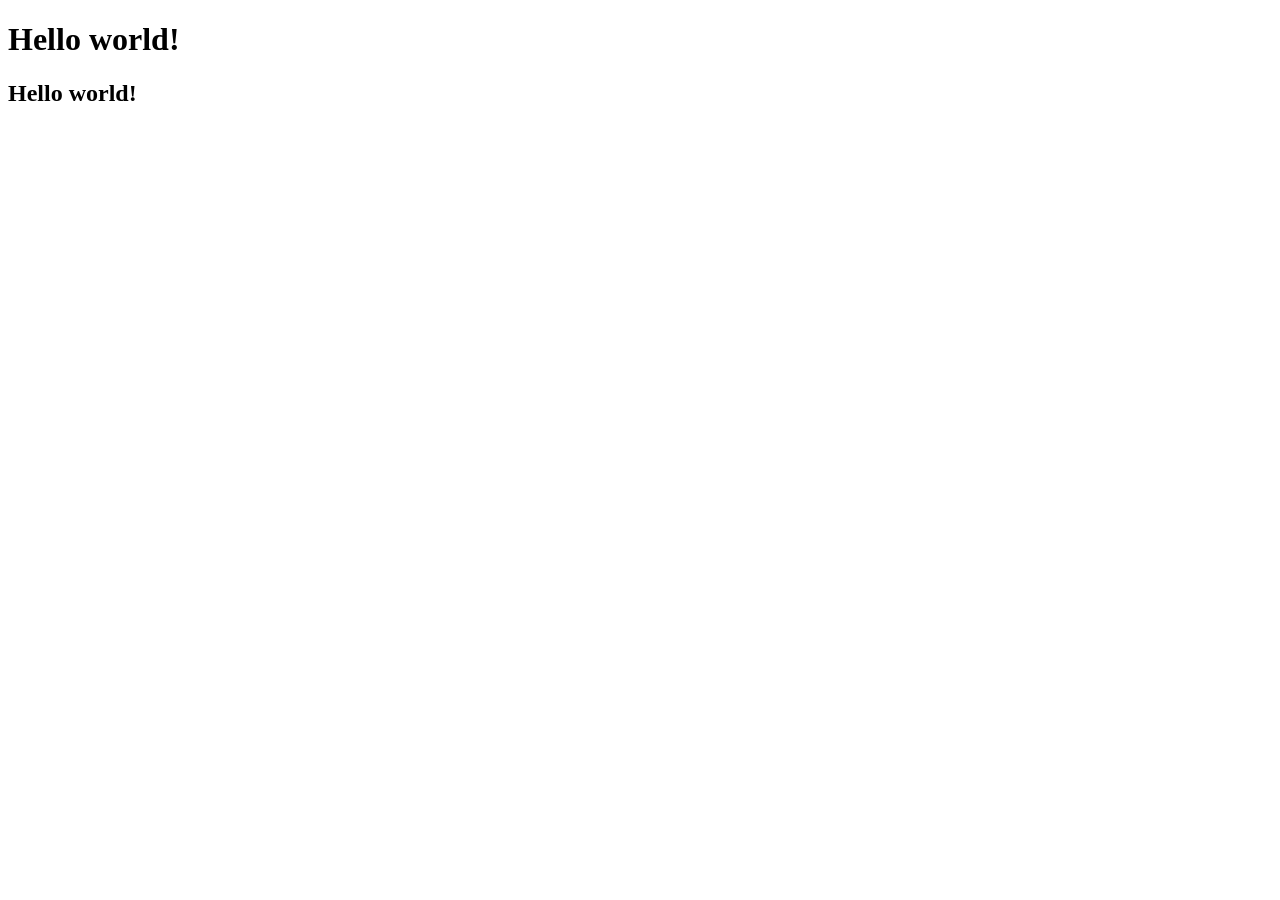
<file: index.html>
<!DOCTYPE html>
<html>

   <head>
      <meta charset="utf-8">
      <meta http-equiv="X-UA-Compatible" content="IE=edge">
      <title>Welcome to Mt git</title>
      <meta name="description" content="Brackets에 대한 대화식 시작 안내서입니다"
      <link rel="stylesheet" href="main.css">
   </head>
   <body>

       <h1> Hello world! </h1>
       <h2> Hello world! </b2>

    </body>    
</html>
</file>
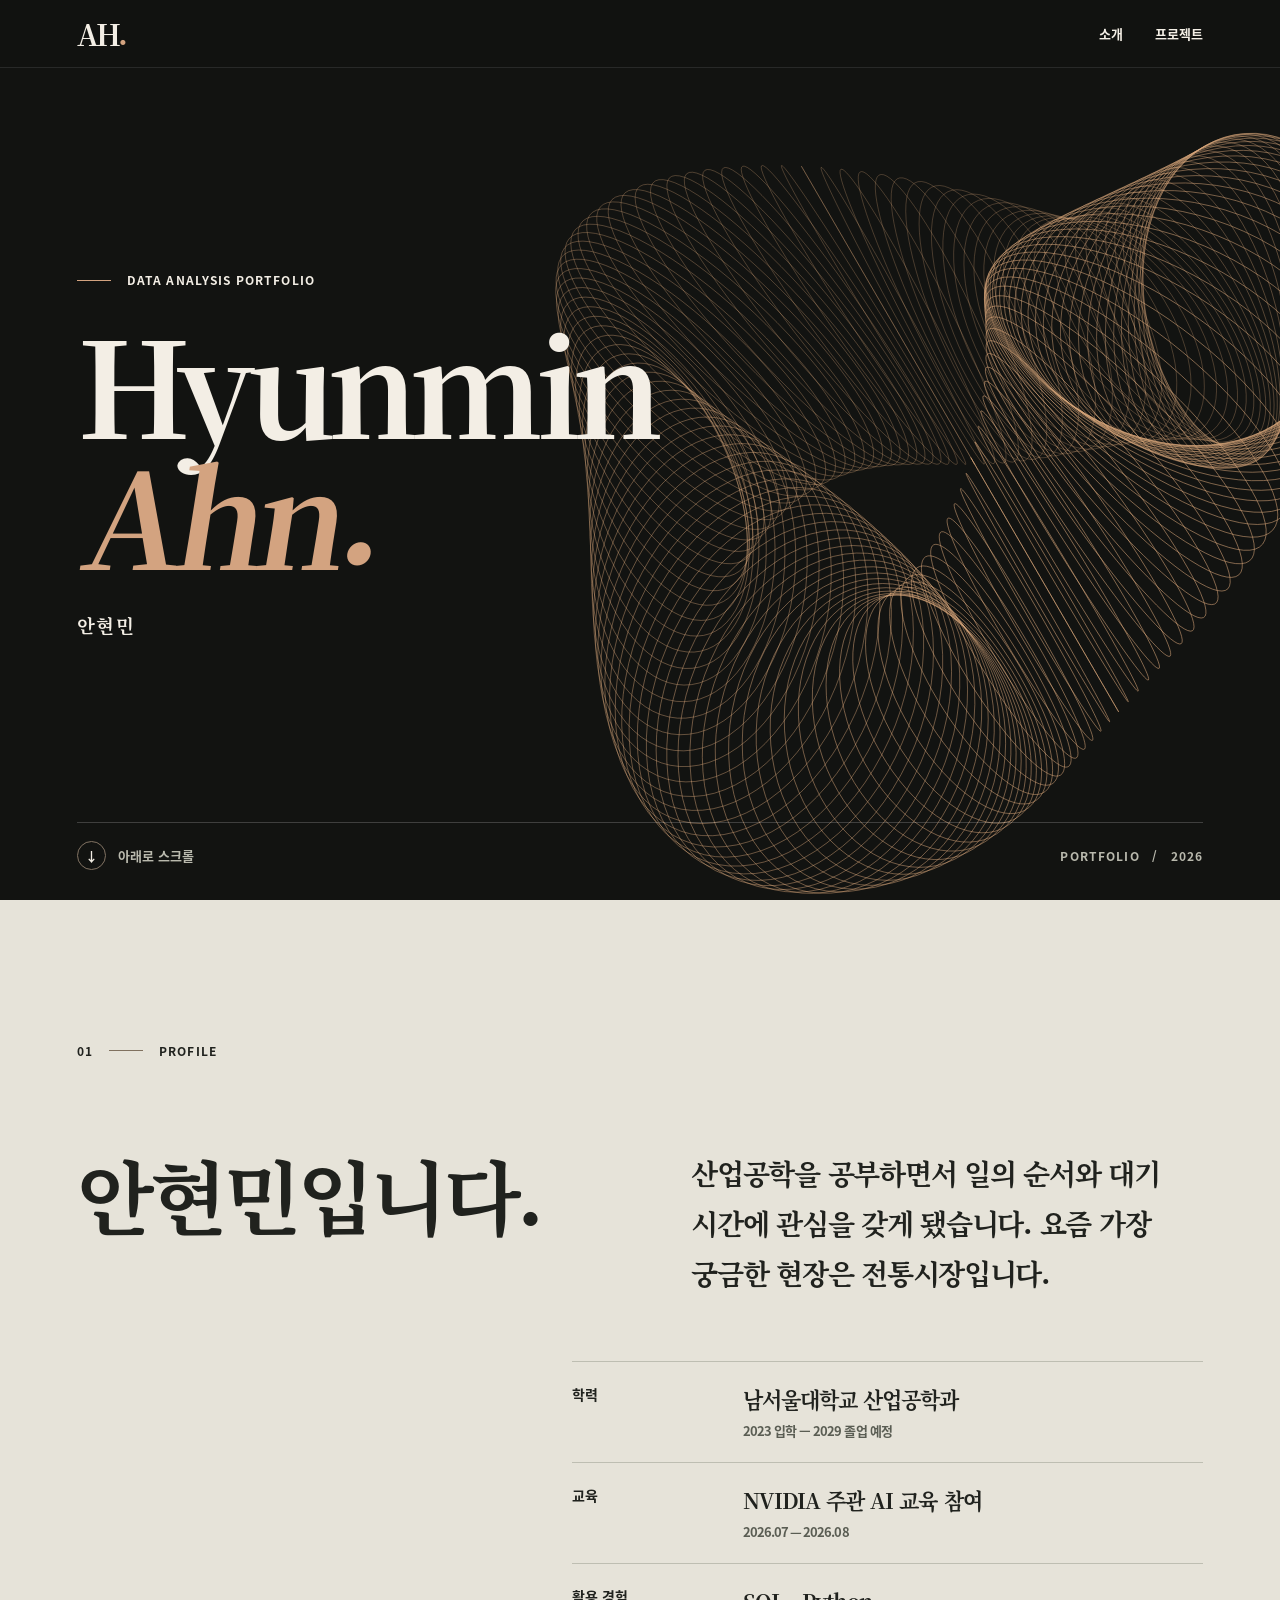
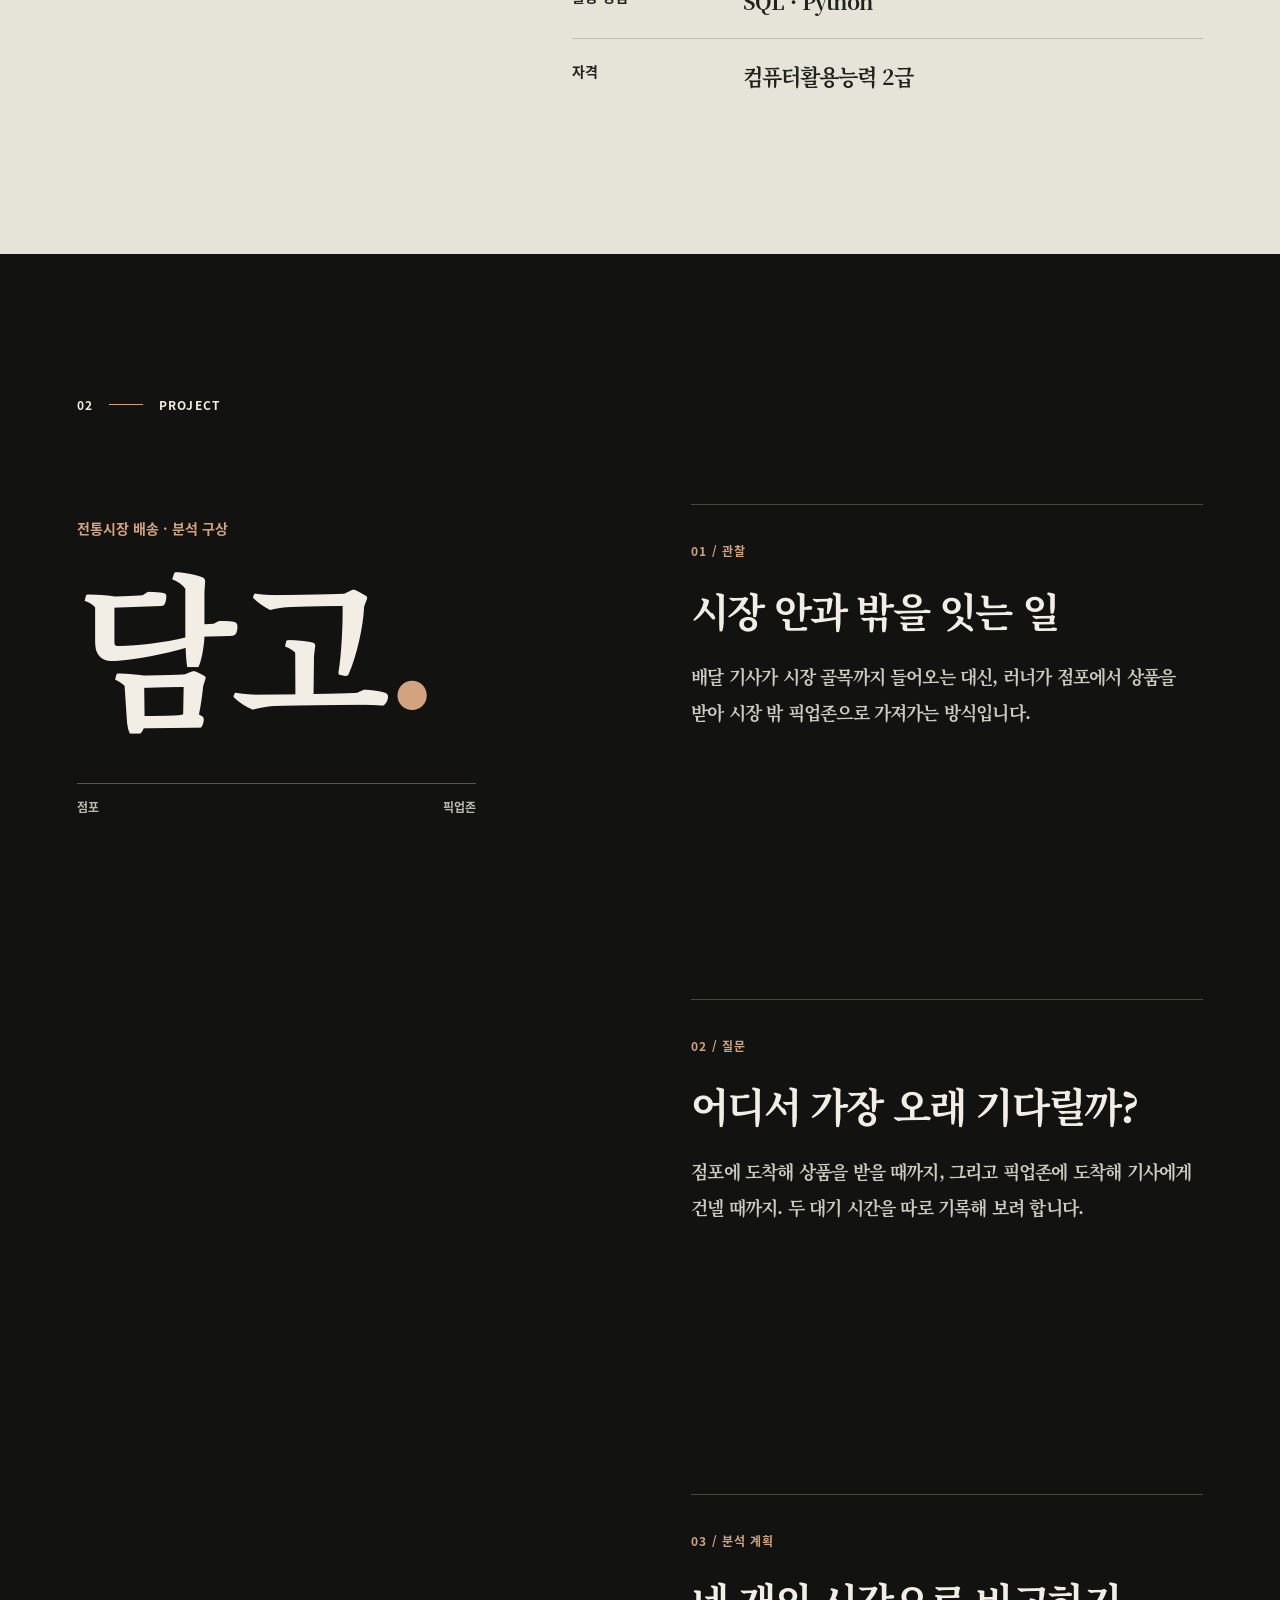
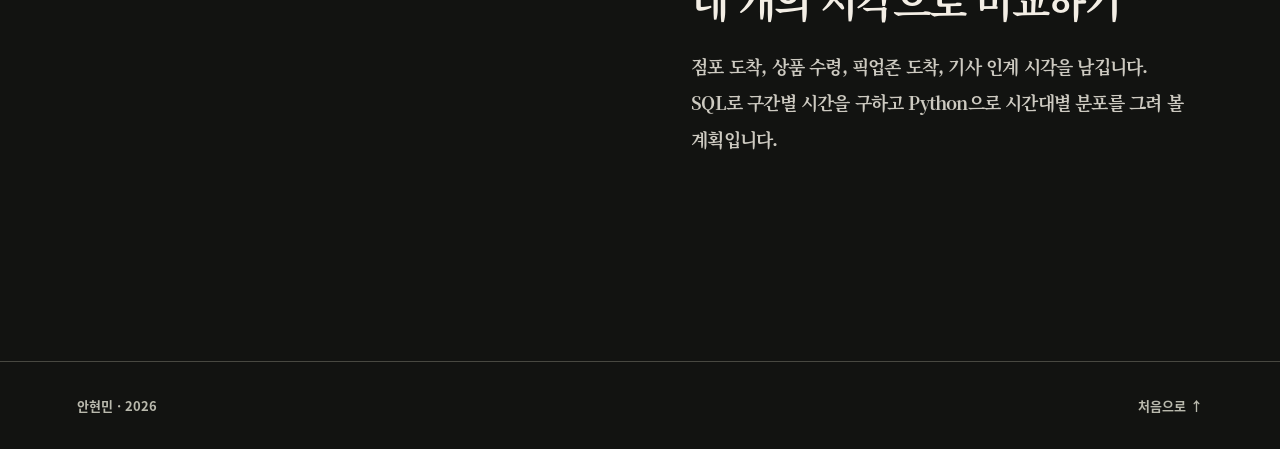
<file: Hyunmin-Ahn-Portfolio/index.html>
<!doctype html><html lang="ko"><head><meta charset="utf-8"><meta name="viewport" content="width=device-width,initial-scale=1"><meta name="theme-color" content="#121311"><meta name="description" content="남서울대학교 산업공학과 안현민의 데이터 분석 포트폴리오. 이력과 전통시장 배송 프로젝트 담고를 소개합니다."><title>안현민 — 데이터 분석 포트폴리오</title><link rel="preload" href="fonts/editorial-bold.woff" as="font" type="font/woff" crossorigin><link rel="stylesheet" href="style.css"><script src="app.js" defer></script></head><body>
<header><a class="brand" href="#home" aria-label="안현민 처음으로">AH<span>.</span></a><nav aria-label="주 메뉴"><a href="#profile">소개</a><a href="#project">프로젝트</a></nav></header><div class="progress" aria-hidden="true"></div>
<main><section id="home"><canvas aria-hidden="true"></canvas><div class="hero-copy"><p class="cap"><i></i> DATA ANALYSIS PORTFOLIO</p><h1><span>Hyunmin</span><em>Ahn.</em></h1><p class="identity">안현민</p></div><div class="hero-foot"><a href="#profile"><b>↓</b> 아래로 스크롤</a><span>PORTFOLIO &nbsp; / &nbsp; 2026</span></div></section>
<section id="profile" class="section"><div class="section-label">01 <i></i> PROFILE</div><div class="profile-intro"><h2 data-show>안현민입니다.</h2><p data-show>산업공학을 공부하면서 일의 순서와 대기 시간에 관심을 갖게 됐습니다. 요즘 가장 궁금한 현장은 전통시장입니다.</p></div>
<dl><div data-show><dt>학력</dt><dd>남서울대학교 산업공학과<small>2023 입학 — 2029 졸업 예정</small></dd></div><div data-show><dt>교육</dt><dd>NVIDIA 주관 AI 교육 참여<small>2026.07 — 2026.08</small></dd></div><div data-show><dt>활용 경험</dt><dd>SQL · Python</dd></div><div data-show><dt>자격</dt><dd>컴퓨터활용능력 2급</dd></div></dl></section>
<section id="project" class="section"><div class="section-label">02 <i></i> PROJECT</div><div class="case"><div class="sticky"><p class="type">전통시장 배송 · 분석 구상</p><h2 data-show>담고<span>.</span></h2><div class="route" aria-label="러너 이동 단계"><div class="track"><div></div></div><span>점포</span><span>픽업존</span></div></div><div class="story"><article data-show><small>01 / 관찰</small><h3>시장 안과 밖을 잇는 일</h3><p>배달 기사가 시장 골목까지 들어오는 대신, 러너가 점포에서 상품을 받아 시장 밖 픽업존으로 가져가는 방식입니다.</p></article><article data-show><small>02 / 질문</small><h3>어디서 가장 오래 기다릴까?</h3><p>점포에 도착해 상품을 받을 때까지, 그리고 픽업존에 도착해 기사에게 건넬 때까지. 두 대기 시간을 따로 기록해 보려 합니다.</p></article><article data-show><small>03 / 분석 계획</small><h3>네 개의 시각으로 비교하기</h3><p>점포 도착, 상품 수령, 픽업존 도착, 기사 인계 시각을 남깁니다. SQL로 구간별 시간을 구하고 Python으로 시간대별 분포를 그려 볼 계획입니다.</p></article></div></div></section></main><footer><span>안현민 · 2026</span><a href="#home">처음으로 ↑</a></footer></body></html>
</file>
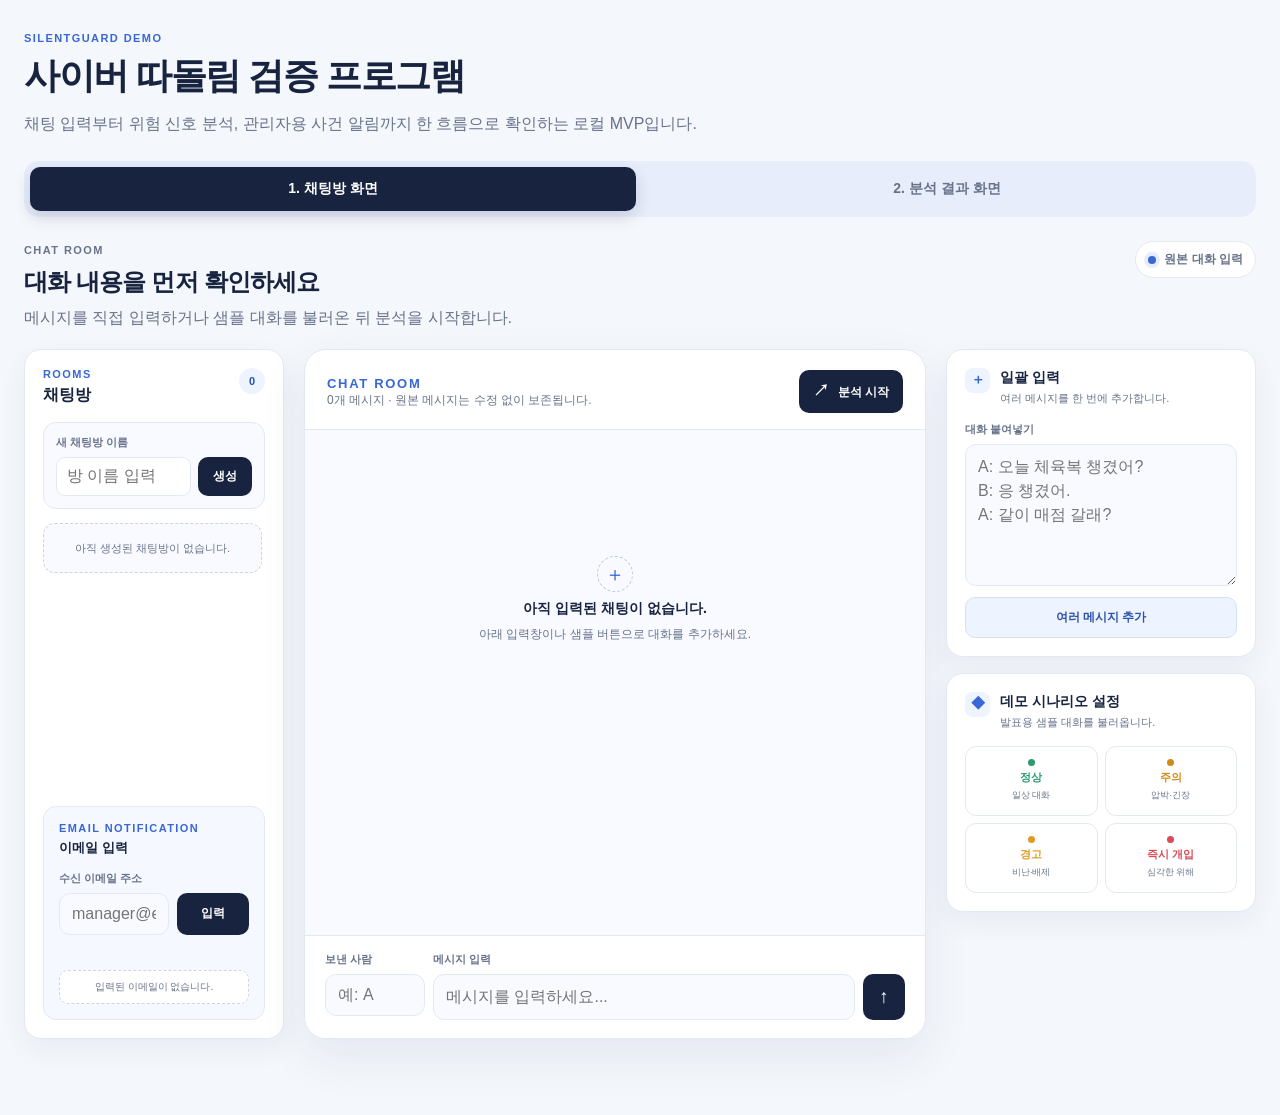
<file: Silentguard/front/index.html>
<!DOCTYPE html>
<html lang="ko">

<head>
    <meta charset="UTF-8">
    <meta name="viewport" content="width=device-width, initial-scale=1.0">
    <title>SilentGuard</title>
    <link rel="stylesheet" href="style.css">
</head>

<body>
    <main class="app-shell">
        <header class="app-header">
            <div>
                <p class="eyebrow">SilentGuard Demo</p>
                <h1>사이버 따돌림 검증 프로그램</h1>
                <p class="app-description">채팅 입력부터 위험 신호 분석, 관리자용 사건 알림까지 한 흐름으로 확인하는 로컬 MVP입니다.</p>
            </div>
        </header>

        <nav class="screen-tabs" aria-label="화면 전환">
            <button type="button" id="chat-screen-btn" class="screen-tab is-active">1. 채팅방 화면</button>
            <button type="button" id="result-screen-btn" class="screen-tab">2. 분석 결과 화면</button>
        </nav>

        <section id="chat-screen" class="screen-panel is-active">
            <div class="screen-header">
                <div>
                    <p class="section-kicker">CHAT ROOM</p>
                    <h2>대화 내용을 먼저 확인하세요</h2>
                    <p>메시지를 직접 입력하거나 샘플 대화를 불러온 뒤 분석을 시작합니다.</p>
                </div>
                <div class="flow-hint"><span class="flow-dot"></span> 원본 대화 입력</div>
            </div>

            <div class="chat-layout">
                <aside class="panel room-list-panel" aria-label="채팅방 리스트">
                    <div class="room-list-header">
                        <div>
                            <p class="section-kicker">ROOMS</p>
                            <h3>채팅방</h3>
                        </div>
                        <span id="room-count" class="room-count-badge">1</span>
                    </div>

                    <div class="room-create-box">
                        <label for="new-room-name">새 채팅방 이름</label>
                        <div class="room-create-row">
                            <input type="text" id="new-room-name" placeholder="방 이름 입력" maxlength="30">
                            <button type="button" id="create-room-btn" class="primary-button room-create-button">생성</button>
                        </div>
                    </div>

                    <div id="room-list" class="room-list"></div>

                    <article class="email-recipient-card room-email-card">
                        <div>
                            <p class="section-kicker">EMAIL NOTIFICATION</p>
                            <h4>이메일 입력</h4>
                        </div>
                        <div class="field-block">
                            <label for="room-notification-email">수신 이메일 주소</label>
                            <div class="email-recipient-row">
                                <input
                                    type="text"
                                    id="room-notification-email"
                                    name="room-notification-email"
                                    placeholder="manager@example.com"
                                    inputmode="email"
                                    autocomplete="email"
                                >
                                <button type="button" id="add-room-email-btn" class="primary-button email-send-button">입력</button>
                            </div>
                            <p id="room-email-feedback" class="email-input-feedback" aria-live="polite"></p>
                        </div>
                        <div id="room-email-list" class="email-address-list"></div>
                    </article>
                </aside>

                <section class="panel chat-container-panel">
                    <div class="chat-room-header">
                        <div>
                            <span class="room-label">CHAT ROOM</span>
                            <h3 id="active-room-name">demo_room</h3>
                            <p><span id="chat-count">0개 메시지</span> · 원본 메시지는 수정 없이 보존됩니다.</p>
                        </div>
                        <button type="button" id="analyze-btn" class="primary-button analyze-header-button">
                            <span class="button-icon">↗</span> 분석 시작
                        </button>
                    </div>

                    <div id="chat-list" class="chat-thread">
                        <div id="empty-chat" class="empty-chat">
                            <span class="empty-chat-icon">＋</span>
                            <strong>아직 입력된 채팅이 없습니다.</strong>
                            <span>아래 입력창이나 샘플 버튼으로 대화를 추가하세요.</span>
                        </div>
                    </div>

                    <div class="chat-composer">
                        <div class="composer-row">
                            <div class="field-block sender-field">
                                <label for="sender">보낸 사람</label>
                                <input type="text" id="sender" placeholder="예: A" maxlength="20">
                            </div>
                            <div class="field-block message-field">
                                <label for="message">메시지 입력</label>
                                <div class="message-entry-row">
                                    <textarea id="message" rows="1" placeholder="메시지를 입력하세요..."></textarea>
                                    <button type="button" id="add-message-btn" class="primary-button icon-button" aria-label="메시지 추가">↑</button>
                                </div>
                            </div>
                        </div>

                    </div>
                </section>

                <aside class="chat-side-controls">
                    <section class="panel side-panel bulk-input-panel">
                        <div class="side-panel-heading">
                            <div class="panel-icon">＋</div>
                            <div>
                                <h3>일괄 입력</h3>
                                <p>여러 메시지를 한 번에 추가합니다.</p>
                            </div>
                        </div>
                        <div class="field-block">
                            <label for="bulk-message-input">대화 붙여넣기</label>
                            <textarea id="bulk-message-input" rows="5" placeholder="A: 오늘 체육복 챙겼어?&#10;B: 응 챙겼어.&#10;A: 같이 매점 갈래?"></textarea>
                        </div>
                        <button type="button" id="bulk-add-btn" class="secondary-button full-button">여러 메시지 추가</button>
                    </section>

                    <section class="panel side-panel demo-sample-panel">
                        <div class="side-panel-heading scenario-heading">
                            <div class="panel-icon">◆</div>
                            <div>
                                <h3>데모 시나리오 설정</h3>
                                <p>발표용 샘플 대화를 불러옵니다.</p>
                            </div>
                        </div>

                        <div class="scenario-grid" aria-label="위험 단계 시나리오 선택">
                            <button type="button" class="scenario-card scenario-normal" data-scenario="normal"><span class="scenario-dot"></span><strong>정상</strong><small>일상 대화</small></button>
                            <button type="button" class="scenario-card scenario-caution" data-scenario="caution"><span class="scenario-dot"></span><strong>주의</strong><small>압박·긴장</small></button>
                            <button type="button" class="scenario-card scenario-warning" data-scenario="warning"><span class="scenario-dot"></span><strong>경고</strong><small>비난·배제</small></button>
                            <button type="button" class="scenario-card scenario-immediate" data-scenario="immediate"><span class="scenario-dot"></span><strong>즉시 개입</strong><small>심각한 위해</small></button>
                        </div>
                    </section>
                </aside>
            </div>
        </section>

        <section id="result-screen" class="screen-panel">
            <div class="screen-header result-screen-header">
                <div>
                    <p class="section-kicker">ANALYSIS RESULT</p>
                    <h2>분석 결과 리포트</h2>
                    <p>대화 맥락과 위험 신호 분석 결과를 원본 근거와 함께 확인합니다.</p>
                </div>
                <div class="result-header-actions">
                    <div id="analysis-complete-badge" class="flow-hint result-complete"><span class="flow-dot"></span> 분석 대기</div>
                    <button type="button" id="back-to-chat-btn" class="secondary-button">채팅방으로 돌아가기</button>
                </div>
            </div>

            <div id="analysis-feedback" class="status-banner">채팅방 화면에서 메시지를 구성한 뒤 분석을 시작하세요.</div>

            <section id="analysis-result" class="panel analysis-overview-panel">
                <div class="result-grid result-grid-three">
                    <div id="risk-result-card" class="result-card">
                        <span class="result-label">괴롭힘 가능성</span>
                        <strong id="risk-score" class="risk-score">-</strong>
                    </div>
                    <div id="risk-level-card" class="result-card">
                        <span class="result-label">위험 단계</span>
                        <strong id="risk-level" class="risk-level">분석 전</strong>
                    </div>
                    <div class="result-card notification-summary-card">
                        <span class="result-label">알림 전달 상태</span>
                        <div id="notification-status-value" class="notification-status">알림 미설정</div>
                    </div>
                </div>

                <div id="risk-level-description" class="risk-description">분석 결과가 표시되면 위험 단계 설명이 나타납니다.</div>
                <div class="notice"><p>※ 괴롭힘 가능성은 대화에서 발견된 위험 신호를 수치화한 값입니다. 학교폭력 여부나 특정 사용자의 역할을 확정하는 결과로 사용하지 않습니다.</p></div>
            </section>

            <div class="result-detail-grid">
                <section id="risk-segments" class="panel result-detail-panel">
                    <div class="section-header">
                        <div>
                            <p class="section-kicker">ORIGINAL EVIDENCE</p>
                            <h3>위험 판단 채팅 구간</h3>
                            <p>원본 메시지와 근거 ID를 수정 없이 표시합니다.</p>
                        </div>
                    </div>
                    <div id="risk-segment-list"><div class="empty-result">아직 분석된 위험 구간이 없습니다.</div></div>

                    <article class="email-recipient-card">
                        <div>
                            <p class="section-kicker">EMAIL NOTIFICATION</p>
                            <h4>이메일 입력</h4>
                        </div>
                        <div class="field-block">
                            <label for="notification-email">수신 이메일 주소</label>
                            <div class="email-recipient-row">
                                <input
                                    type="email"
                                    id="notification-email"
                                    name="notification-email"
                                    placeholder="manager@example.com"
                                    autocomplete="email"
                                >
                                <button type="button" class="primary-button email-send-button">전송</button>
                            </div>
                        </div>
                    </article>
                </section>

                <section id="admin-alert" class="panel result-detail-panel">
                    <div class="section-header">
                        <div>
                            <p class="section-kicker">AGENT NOTIFICATION</p>
                            <h3>관리자용 사건 알림</h3>
                            <p>Agent가 생성한 관리자용 참고 정보를 확인합니다.</p>
                        </div>
                    </div>

                    <div class="alert-grid">
                        <article class="alert-card alert-card-wide"><h4>시스템 판단 근거</h4><p id="system-decision-summary">분석 전</p></article>
                        <article class="alert-card"><h4>채팅 시간</h4><p id="chat-time-range">분석 전</p></article>
                        <article class="alert-card"><h4>위험 유형</h4><p id="risk-type">분석 전</p></article>
                        <article class="alert-card"><h4>위험 판단 이유와 근거 메시지</h4><p id="risk-reason">분석 전</p><div id="evidence-message-links" class="evidence-links"></div></article>
                        <article class="alert-card"><h4>관리자용 사건 요약</h4><p id="incident-summary">분석 전</p></article>
                        <article class="alert-card"><h4>추가 확인 필요</h4><p id="additional-context">분석 전</p></article>
                        <article class="alert-card"><h4>권장 초기 조치</h4><p id="recommended-actions">분석 전</p></article>
                        <article class="alert-card"><h4>알림 전달 상태</h4><p id="alert-notification-status">알림 미설정</p></article>
                    </div>

                    <div class="notice notice-stack"><p id="analysis-disclaimer">※ AI 분석은 위험 신호 탐지를 위한 참고 정보입니다. 최종 판단에는 추가 검토가 필요합니다.</p></div>
                </section>
            </div>
        </section>
    </main>

    <script src="app.js"></script>
</body>

</html>
</file>
<file: Hyunmin-Ahn-Portfolio/style.css>
:root{--bg:#121311;--ink:#f3eee5;--metal:#d3a380;--muted:#b9b9ad;--pad:clamp(24px,6vw,108px);font-family:Inter,"Apple SD Gothic Neo","Malgun Gothic",Arial,sans-serif;color:var(--ink);background:var(--bg);scroll-behavior:smooth;scroll-padding-top:76px}*{box-sizing:border-box}body{margin:0}a{color:inherit;text-decoration:none}a:focus-visible{outline:2px solid var(--metal);outline-offset:5px}header{height:68px;position:fixed;inset:0 0 auto;z-index:8;padding:0 var(--pad);display:flex;align-items:center;justify-content:space-between;background:#121311ec;border-bottom:1px solid #ffffff19;color:var(--ink)}.brand{font:bold 29px/1 Georgia;letter-spacing:-3px}.brand span,h2 span{color:var(--metal)}nav{display:flex;gap:32px}nav a,.hero-foot,footer{font-size:13px}nav a[aria-current],nav a:hover{color:var(--metal)}.progress{position:fixed;top:67px;height:2px;background:var(--metal);width:100%;transform:scaleX(0);transform-origin:left;z-index:9}#home{min-height:680px;height:100svh;position:relative;isolation:isolate;overflow:hidden;display:flex;align-items:center;padding:75px var(--pad) 60px}canvas{position:absolute;inset:0;width:100%;height:100%;z-index:-1}.cap,.section-label,.hero-foot>span,.story small{font:11px/1.5 ui-monospace,monospace;letter-spacing:.16em}.cap,.section-label{display:flex;align-items:center;gap:16px}.cap i,.section-label i{width:34px;height:1px;background:var(--metal)}h1{font-family:Georgia,"Times New Roman",serif;font-weight:400;font-size:clamp(80px,11.9vw,205px);line-height:.82;letter-spacing:-.075em;margin:.32em 0 .29em}h1 span,h1 em{display:block}h1 em{font-weight:400;color:var(--metal)}.identity{font-size:clamp(14px,1.45vw,20px);letter-spacing:-.035em}.identity span{color:#8b7762;margin:0 9px}.hero-foot{position:absolute;bottom:30px;left:var(--pad);right:var(--pad);display:flex;align-items:center;justify-content:space-between;border-top:1px solid #ffffff30;padding-top:18px;color:var(--muted)}.hero-foot b{display:inline-grid;place-items:center;border:1px solid #827363;border-radius:50%;width:29px;height:29px;margin-right:8px;color:var(--ink)}.section{padding:clamp(84px,11vw,170px) var(--pad)}#profile{background:#e6e3d9;color:#20221e}.section-label{margin-bottom:clamp(48px,7vw,100px)}#profile .section-label i{background:#80715f}.profile-intro{display:grid;grid-template-columns:1fr 1fr;gap:8vw;align-items:start}h2,h3,p{word-break:keep-all}h2{font-size:clamp(48px,6.25vw,108px);line-height:1.1;letter-spacing:-.085em;margin:0}.profile-intro p{font-size:clamp(20px,2.2vw,32px);line-height:1.65;letter-spacing:-.055em;margin:0}dl{margin:65px 0 0 auto;width:56%}dl div{border-top:1px solid #bebeb2;padding:22px 0;display:grid;grid-template-columns:27% 1fr}dt,.type{font-size:14px}dd{margin:0;font-size:clamp(17px,1.65vw,25px);letter-spacing:-.045em}dd small{display:block;font-size:13px;color:#5a5d53;margin-top:7px}.case{display:grid;grid-template-columns:1fr 1fr;gap:8vw}.sticky{position:sticky;top:28vh;align-self:start}.type,.story small{color:var(--metal)}.sticky h2{font-size:clamp(88px,13vw,195px)}.route{width:78%;margin-top:48px;display:flex;flex-wrap:wrap;justify-content:space-between;font-size:12px;color:var(--muted)}.track{height:1px;width:100%;background:#5a554b;margin-bottom:14px}.track div{height:2px;background:var(--metal);transform-origin:left;transform:scaleX(var(--journey,0))}.story article{min-height:55vh;padding:32px 0 64px;border-top:1px solid #484841}.story article:last-child{min-height:35vh}.story h3{font-size:clamp(26px,3.1vw,46px);letter-spacing:-.07em;line-height:1.25;margin:24px 0}.story p{font-size:clamp(16px,1.4vw,21px);line-height:1.85;color:var(--muted);margin:0}.js [data-show]{opacity:0;transform:translateY(23px);transition:opacity .8s,transform .95s cubic-bezier(.19,1,.22,1)}.js [data-show].seen{opacity:1;transform:none}.wordline{display:block;overflow:hidden}.js .wordline>span{display:block;transform:translateY(105%);transition:transform .85s cubic-bezier(.2,.8,.2,1);transition-delay:var(--delay)}.js .seen .wordline>span{transform:none}footer{border-top:1px solid #484841;display:flex;justify-content:space-between;padding:34px var(--pad);color:var(--muted)}@media(max-width:700px){header{height:56px}.progress{top:55px}#home{min-height:610px}.hero-copy{align-self:flex-start;margin-top:12vh}h1{font-size:clamp(77px,18vw,123px)}.cap{font-size:9px}.hero-foot>span{font-size:9px}.profile-intro,.case{display:block}.profile-intro p{margin-top:28px}dl{width:100%;margin-top:42px}.sticky{position:relative;top:auto}.route{display:none}.story{margin-top:50px}.story article,.story article:last-child{min-height:0;padding:32px 0 45px}}@media(prefers-reduced-motion:reduce){:root{scroll-behavior:auto}.js [data-show],.js .wordline>span{opacity:1;transform:none;transition:none}}

@font-face{font-family:"Portfolio Myeongjo";src:url("fonts/editorial-bold.woff") format("woff");font-weight:700;font-display:swap}
@font-face{font-family:"Portfolio Gothic";src:url("fonts/detail-bold.woff") format("woff");font-weight:700;font-display:swap}
:root{--editorial:"Portfolio Myeongjo",serif;--detail:"Portfolio Gothic",sans-serif;font-family:var(--detail);font-weight:700}
.brand,h1,h2,h3,.profile-intro p,.story p,dd,.identity{font-family:var(--editorial);font-weight:700}
h1{font-size:clamp(74px,10.35vw,177px);line-height:.99;letter-spacing:-.065em;margin:.2em 0 .25em}
h1 em{font-weight:700;font-style:normal;transform:skewX(-9deg);transform-origin:left bottom}
h2,h3,.story h3,.profile-intro p,.story p{letter-spacing:-.045em}
.brand{letter-spacing:-.1em}
.cap,.section-label,.hero-foot>span,.story small{font:700 12px/1.65 var(--detail);letter-spacing:.095em}
dd small,nav,.route,.type,dt,footer{font-family:var(--detail);font-weight:700}
.identity{letter-spacing:.08em}.story p{line-height:1.92;color:#cdcac1}
.wordline{padding-block:.12em;margin-block:-.12em}
@media(max-width:700px){h1{font-size:clamp(62px,15.7vw,105px)}.cap,.hero-foot>span{font-size:11px}}
</file>
<file: Silentguard/front/style.css>
:root {
    --page-bg: #f4f7fb;
    --surface: #ffffff;
    --surface-soft: #f8faff;
    --ink: #17233f;
    --muted: #68738b;
    --border: #e3e9f2;
    --primary: #3867d6;
    --primary-dark: #2b50ad;
    --normal: #2b9a6f;
    --caution: #d18a17;
    --warning: #e09a24;
    --immediate: #d94b56;
    --radius-panel: 22px;
    --radius-control: 11px;
    --shadow: 0 18px 48px rgba(37, 49, 109, 0.08);
}

* { box-sizing: border-box; }
body { margin: 0; background: var(--page-bg); color: var(--ink); font-family: Pretendard, "Noto Sans KR", "Apple SD Gothic Neo", "Segoe UI", sans-serif; -webkit-font-smoothing: antialiased; }
button, input, textarea, select { font: inherit; }
button { border: 0; cursor: pointer; transition: transform .16s ease, background .16s ease, border-color .16s ease, box-shadow .16s ease; }
button:hover { transform: translateY(-1px); }
button:disabled { opacity: .55; cursor: not-allowed; transform: none; }

.app-shell { max-width: 1360px; margin: 0 auto; padding: 32px 24px 56px; }
.app-header { margin-bottom: 24px; }
.eyebrow, .section-kicker, .room-label { margin: 0; color: var(--primary); font-size: 11px; font-weight: 800; letter-spacing: .13em; text-transform: uppercase; }
.chat-room-header .room-label { font-size: 13px; }
.chat-room-header #active-room-name { display: none; }
.app-header h1 { margin: 8px 0 10px; font-size: clamp(26px, 4vw, 36px); letter-spacing: -.04em; }
.app-description, .screen-header p, .section-header p { margin: 0; color: var(--muted); line-height: 1.65; }
.screen-tabs { display: flex; gap: 8px; margin-bottom: 24px; padding: 6px; background: #e7edfb; border-radius: 15px; }
.screen-tab { flex: 1; padding: 13px 18px; border-radius: 10px; background: transparent; color: var(--muted); font-size: 14px; font-weight: 800; }
.screen-tab.is-active { background: var(--ink); color: #fff; box-shadow: 0 6px 16px rgba(23, 35, 63, .16); }
.screen-panel { display: none; }
.screen-panel.is-active { display: block; }
.screen-header { display: flex; align-items: flex-start; justify-content: space-between; gap: 20px; margin-bottom: 18px; }
.screen-header h2 { margin: 6px 0 7px; font-size: 24px; letter-spacing: -.035em; }
.flow-hint { display: inline-flex; align-items: center; gap: 8px; padding: 9px 12px; border: 1px solid var(--border); border-radius: 999px; background: var(--surface); color: var(--muted); font-size: 12px; font-weight: 800; white-space: nowrap; }
.flow-dot { width: 8px; height: 8px; border-radius: 50%; background: var(--primary); box-shadow: 0 0 0 4px rgba(56,103,214,.12); }
.result-complete { color: var(--normal); border-color: #ccebdd; background: #f0fbf6; }
.result-complete .flow-dot { background: var(--normal); box-shadow: 0 0 0 4px rgba(43,154,111,.12); }
.result-header-actions { display: flex; align-items: center; gap: 10px; }

.panel { margin-bottom: 20px; padding: 22px; border: 1px solid var(--border); border-radius: var(--radius-panel); background: var(--surface); box-shadow: var(--shadow); }
.chat-layout { display: grid; grid-template-columns: 260px minmax(0, 1fr) 310px; align-items: start; gap: 20px; }
.room-list-panel { display: flex; min-height: 690px; max-height: 690px; flex-direction: column; padding: 18px; border-radius: 17px; box-shadow: 0 10px 28px rgba(37,49,109,.06); }
.room-list-header { display: flex; align-items: flex-start; justify-content: space-between; gap: 12px; margin-bottom: 16px; }
.room-list-header h3 { margin: 5px 0 0; font-size: 16px; }
.room-count-badge { display: inline-flex; min-width: 26px; height: 26px; align-items: center; justify-content: center; border-radius: 999px; background: #edf3ff; color: var(--primary-dark); font-size: 11px; font-weight: 900; }
.room-create-box { padding: 12px; border: 1px solid var(--border); border-radius: 13px; background: var(--surface-soft); }
.room-create-box label { display: block; margin-bottom: 7px; color: var(--muted); font-size: 11px; font-weight: 800; }
.room-create-row { display: flex; gap: 7px; }
.room-create-row input { min-width: 0; flex: 1; min-height: 38px; padding: 8px 10px; border: 1px solid var(--border); border-radius: 9px; background: var(--surface); color: var(--ink); outline: none; }
.room-create-row input:focus { border-color: #99b1ed; box-shadow: 0 0 0 3px rgba(56,103,214,.12); }
.room-create-button { min-width: 54px; padding: 9px 10px; }
.room-list { display: flex; min-height: 0; flex: 1; flex-direction: column; gap: 8px; margin-top: 14px; padding-right: 3px; overflow-y: auto; }
.room-list::-webkit-scrollbar { width: 6px; }
.room-list::-webkit-scrollbar-thumb { border-radius: 999px; background: #cbd5e1; }
.room-list::-webkit-scrollbar-track { background: transparent; }
.room-list-item { width: 100%; padding: 12px; border: 1px solid transparent; border-radius: 12px; background: transparent; color: var(--ink); text-align: left; }
.room-list-item:hover { background: var(--surface-soft); transform: none; }
.room-list-item.is-active { border-color: #cddafa; background: #edf3ff; box-shadow: 0 0 0 2px rgba(56,103,214,.08) inset; }
.room-list-item-header { display: flex; align-items: center; justify-content: space-between; gap: 8px; margin-bottom: 5px; }
.room-list-item-name { min-width: 0; overflow: hidden; color: var(--ink); font-size: 13px; font-weight: 900; text-overflow: ellipsis; white-space: nowrap; }
.room-list-item-actions { display: inline-flex; flex: 0 0 auto; align-items: center; gap: 5px; }
.room-list-item-count { flex: 0 0 auto; color: var(--primary); font-size: 10px; font-weight: 900; }
.room-delete-button { display: grid; width: 16px; height: 18px; place-items: center; background: transparent; color: var(--muted); font-size: 14px; font-weight: 900; line-height: 1; }
.room-delete-button:hover { background: transparent; color: var(--immediate); transform: none; }
.room-list-item-meta { display: flex; align-items: center; gap: 6px; color: var(--muted); font-size: 10px; line-height: 1.35; }
.room-list-item-meta span:last-child { min-width: 0; overflow: hidden; text-overflow: ellipsis; white-space: nowrap; }
.room-status-dot { width: 7px; height: 7px; flex: 0 0 auto; border-radius: 50%; background: var(--normal); }
.room-list-empty { padding: 16px 10px; border: 1px dashed #cbd5e1; border-radius: 12px; background: var(--surface-soft); color: var(--muted); font-size: 11px; line-height: 1.5; text-align: center; }
.chat-container-panel { display: flex; min-height: 690px; flex-direction: column; padding: 0; overflow: hidden; }
.chat-room-header { display: flex; align-items: center; justify-content: space-between; gap: 18px; padding: 20px 22px 16px; border-bottom: 1px solid var(--border); }
.chat-room-header h3 { margin: 5px 0 5px; font-size: 17px; }
.chat-room-header p { margin: 0; color: var(--muted); font-size: 12px; }
.analyze-header-button { flex: 0 0 auto; }
.button-icon { display: inline-block; margin-right: 5px; font-size: 16px; }
.chat-thread { display: flex; min-height: 390px; max-height: 540px; flex: 1; flex-direction: column; gap: 11px; overflow-y: auto; padding: 20px 22px; background: var(--surface-soft); }
.empty-chat { display: flex; min-height: 300px; align-items: center; justify-content: center; flex-direction: column; gap: 8px; color: var(--muted); text-align: center; }
.empty-chat-icon { display: grid; width: 36px; height: 36px; place-items: center; border: 1px dashed #b9c8e8; border-radius: 50%; color: var(--primary); font-size: 20px; }
.empty-chat strong { color: var(--ink); font-size: 14px; }
.empty-chat span:last-child { font-size: 12px; }
.message-card { display: inline-block; width: fit-content; max-width: min(85%, 560px); align-self: flex-start; padding: 11px 14px; border: 1px solid #dbe4ff; border-radius: 17px 17px 17px 5px; background: #eef2ff; box-shadow: 0 7px 16px rgba(59, 130, 246, .06); }
.message-card.is-focused { outline: 3px solid #f5b342; box-shadow: 0 0 0 6px rgba(245, 179, 66, .16); }
.message-header { display: flex; flex-wrap: wrap; gap: 6px 10px; margin-bottom: 5px; color: var(--muted); font-size: 10px; }
.message-header strong { color: var(--ink); font-size: 11px; }
.message-content { display: inline-block; color: var(--ink); font-size: 14px; line-height: 1.55; white-space: pre-wrap; word-break: break-word; }
.chat-composer { padding: 16px 20px 18px; border-top: 1px solid var(--border); background: var(--surface); }
.composer-row { display: grid; grid-template-columns: 100px minmax(0, 1fr); gap: 8px; }
.field-block { display: flex; flex-direction: column; gap: 7px; }
.field-block label { color: var(--muted); font-size: 11px; font-weight: 800; }
.field-block input, .field-block textarea, .field-block select { width: 100%; border: 1px solid var(--border); border-radius: var(--radius-control); background: var(--surface-soft); color: var(--ink); outline: none; }
.field-block input:focus, .field-block textarea:focus, .field-block select:focus { border-color: #99b1ed; box-shadow: 0 0 0 3px rgba(56,103,214,.12); }
.field-block input, .field-block select { min-height: 42px; padding: 10px 12px; }
.field-block textarea { min-height: 42px; padding: 10px 12px; resize: vertical; line-height: 1.5; }
.message-entry-row { display: flex; gap: 8px; }
.message-entry-row textarea { flex: 1; resize: none; }
.scenario-dot { width: 7px; height: 7px; border-radius: 50%; background: currentColor; }

.chat-side-controls { display: flex; flex-direction: column; gap: 16px; }
.side-panel { margin: 0; padding: 18px; border-radius: 17px; box-shadow: 0 10px 28px rgba(37,49,109,.06); }
.side-panel-heading { display: flex; align-items: flex-start; gap: 10px; margin-bottom: 15px; }
.side-panel-heading h3 { margin: 1px 0 4px; font-size: 14px; }
.side-panel-heading p { margin: 0; color: var(--muted); font-size: 11px; line-height: 1.45; }
.panel-icon { display: grid; width: 25px; height: 25px; flex: 0 0 auto; place-items: center; border-radius: 8px; background: #edf3ff; color: var(--primary); font-size: 14px; font-weight: 900; }
.full-button { width: 100%; margin-top: 11px; }
.secondary-button, .primary-button { padding: 11px 14px; border-radius: 10px; font-size: 12px; font-weight: 800; }
.primary-button { background: var(--ink); color: #fff; }
.primary-button:hover { background: var(--primary-dark); }
.secondary-button { border: 1px solid #d6e0f4; background: #edf3ff; color: var(--primary-dark); }
.icon-button { width: 42px; min-width: 42px; padding: 0; font-size: 19px; }
.scenario-heading { position: relative; }
.scenario-grid { display: grid; grid-template-columns: repeat(2, minmax(0, 1fr)); gap: 7px; }
.scenario-card { display: flex; min-height: 70px; align-items: center; justify-content: center; flex-direction: column; gap: 4px; border: 1px solid var(--border); border-radius: 11px; background: var(--surface); color: var(--ink); }
.scenario-card strong { font-size: 11px; }
.scenario-card small { color: var(--muted); font-size: 9px; }
.scenario-card:hover, .scenario-card.is-selected { box-shadow: 0 0 0 2px currentColor inset; }
.scenario-normal { color: var(--normal); }
.scenario-caution { color: var(--caution); }
.scenario-warning { color: var(--warning); }
.scenario-immediate { color: var(--immediate); }
.scenario-normal.is-selected { background: #f0fbf6; }
.scenario-caution.is-selected { background: #fffbeb; }
.scenario-warning.is-selected { background: #fff7ed; }
.scenario-immediate.is-selected { background: #fff1f2; }

.status-banner { margin-bottom: 18px; padding: 13px 16px; border: 1px solid #dbe4ff; border-radius: 13px; background: #edf3ff; color: var(--primary-dark); font-size: 12px; font-weight: 700; line-height: 1.55; }
.status-banner.is-loading { border-color: #f5deb1; background: #fff9ed; color: #9a670e; }
.status-banner.is-success { border-color: #ccebdd; background: #f0fbf6; color: #187052; }
.status-banner.is-error { border-color: #f2c7cb; background: #fff3f4; color: #b33b47; }
.analysis-overview-panel { padding: 20px; }
.result-grid { display: grid; gap: 14px; margin-bottom: 14px; }
.result-grid-three { grid-template-columns: repeat(3, minmax(0, 1fr)); }
.result-card { min-height: 108px; padding: 18px 20px; border: 1px solid var(--border); border-left: 5px solid #cbd5e1; border-radius: 14px; background: var(--surface); }
.result-label { display: block; margin-bottom: 8px; color: var(--muted); font-size: 11px; font-weight: 800; }
.risk-score { display: block; color: var(--ink); font-size: 38px; line-height: 1; }
.risk-level { display: block; color: var(--ink); font-size: 26px; line-height: 1.1; }
.risk-normal { border-left-color: var(--normal); }
.risk-caution { border-left-color: var(--caution); }
.risk-warning { border-left-color: var(--warning); }
.risk-immediate { border-left-color: var(--immediate); }
.risk-unknown { border-left-color: var(--border); }
.risk-immediate .risk-level { color: var(--immediate); }
.risk-unknown .risk-level { color: var(--muted); }
.notification-summary-card { border-left-color: var(--primary); background: var(--surface-soft); }
.notification-status { color: var(--primary); font-size: 13px; font-weight: 800; line-height: 1.45; }
#notification-status-value, #alert-notification-status { white-space: pre-line; word-break: break-word; }
.risk-description, .notice { padding: 14px 16px; border-radius: 13px; line-height: 1.65; }
.risk-description { margin-bottom: 12px; background: var(--surface-soft); color: var(--muted); font-size: 12px; }
.notice { background: #f5f7fa; color: var(--muted); font-size: 11px; }
.notice p { margin: 0; }
.result-detail-grid { display: grid; grid-template-columns: minmax(0, .95fr) minmax(0, 1.05fr); align-items: start; gap: 20px; }
.result-detail-panel { min-width: 0; }
.result-detail-panel .section-header { margin-bottom: 16px; }
.result-detail-panel .section-header h3 { margin: 5px 0 6px; font-size: 18px; }
.risk-segment-card { padding: 16px; border: 1px solid #f2c7cb; border-left: 5px solid var(--immediate); border-radius: 15px; background: #fff; }
.risk-segment-card.level-normal { border-color: #ccebdd; border-left-color: var(--normal); }
.risk-segment-card.level-caution { border-color: #f1dfad; border-left-color: var(--caution); }
.risk-segment-card.level-warning { border-color: #f2d4a4; border-left-color: var(--warning); }
.risk-segment-card.level-immediate { border-color: #f2c7cb; border-left-color: var(--immediate); }
.risk-segment-card.level-unknown { border-color: var(--border); border-left-color: var(--muted); }
.risk-segment-card h3 { margin: 0 0 12px; font-size: 14px; }
.segment-metadata { display: grid; grid-template-columns: repeat(2, minmax(0, 1fr)); gap: 8px; margin-bottom: 14px; }
.segment-metadata p, .segment-metadata > div { margin: 0; padding: 9px; border-radius: 9px; background: var(--surface-soft); color: var(--muted); font-size: 10px; line-height: 1.55; }
.segment-metadata strong { color: var(--ink); }
.risk-segment-card h4 { margin: 0 0 8px; font-size: 11px; }
.segment-messages { display: flex; flex-direction: column; gap: 8px; }
.segment-message { padding: 10px 11px; border: 1px solid var(--border); border-radius: 10px; background: var(--surface-soft); }
.segment-message-header { display: flex; flex-wrap: wrap; gap: 6px 9px; margin-bottom: 5px; color: var(--muted); font-size: 10px; }
.segment-message-header strong { color: var(--ink); }
.segment-message-text { color: var(--ink); font-size: 12px; line-height: 1.55; white-space: pre-wrap; word-break: break-word; }
.email-recipient-card { display: flex; flex-direction: column; gap: 14px; margin-top: 14px; padding: 15px; border: 1px solid var(--border); border-radius: 13px; background: #f5f8ff; }
.room-email-card { margin-top: auto; }
.email-recipient-card h4 { margin: 5px 0 0; font-size: 13px; }
.email-recipient-row { display: flex; gap: 8px; }
.email-recipient-row input { flex: 1; min-width: 0; }
.email-recipient-row input.is-invalid { border-color: #f2c7cb; box-shadow: 0 0 0 3px rgba(217,75,86,.1); }
.email-send-button { min-width: 72px; }
.email-input-feedback { min-height: 14px; margin: 0; color: var(--immediate); font-size: 10px; font-weight: 700; line-height: 1.4; }
.email-address-list { display: flex; flex-direction: column; gap: 7px; }
.email-address-empty { padding: 9px 10px; border: 1px dashed #cbd5e1; border-radius: 9px; background: var(--surface); color: var(--muted); font-size: 10px; text-align: center; }
.email-address-item { display: flex; align-items: center; gap: 7px; min-width: 0; padding: 8px 10px; border: 1px solid #d6e0f4; border-radius: 9px; background: var(--surface); color: var(--ink); font-size: 11px; font-weight: 800; }
.email-address-item::before { content: ""; width: 7px; height: 7px; flex: 0 0 auto; border-radius: 50%; background: var(--primary); }
.email-address-text { min-width: 0; overflow: hidden; text-overflow: ellipsis; white-space: nowrap; }
.alert-grid { display: grid; grid-template-columns: repeat(2, minmax(0, 1fr)); gap: 9px; }
.alert-card { min-width: 0; padding: 12px; border: 1px solid var(--border); border-radius: 11px; background: var(--surface-soft); }
.alert-card-wide { grid-column: 1 / -1; border-color: #cddafa; background: #f5f8ff; }
.alert-card h4 { margin: 0 0 7px; color: var(--muted); font-size: 10px; }
.alert-card p { margin: 0; color: var(--ink); font-size: 11px; line-height: 1.6; overflow-wrap: anywhere; }
.notice-stack { margin-top: 12px; }
.evidence-links, .message-id-links { display: flex; flex-wrap: wrap; gap: 6px; margin-top: 8px; }
.link-chip { padding: 5px 8px; border: 1px solid #b9c8e8; border-radius: 7px; background: #edf3ff; color: var(--primary-dark); font-size: 10px; font-weight: 800; }
.link-chip:hover { border-color: var(--primary); background: #dfe9ff; }
.empty-result { padding: 22px 14px; border: 1px dashed #cbd5e1; border-radius: 12px; background: var(--surface-soft); color: var(--muted); font-size: 12px; text-align: center; }

@media (max-width: 940px) {
    .chat-layout, .result-detail-grid { grid-template-columns: 1fr; }
    .chat-container-panel { min-height: 620px; }
    .room-list-panel { min-height: auto; max-height: none; }
    .room-list { max-height: 260px; }
    .chat-side-controls { display: grid; grid-template-columns: repeat(2, minmax(0, 1fr)); }
}

@media (max-width: 680px) {
    .app-shell { padding: 22px 14px 40px; }
    .screen-header, .result-header-actions { align-items: stretch; flex-direction: column; }
    .flow-hint { align-self: flex-start; }
    .result-grid-three, .chat-side-controls { grid-template-columns: 1fr; }
    .chat-room-header { align-items: flex-start; flex-direction: column; }
    .analyze-header-button { width: 100%; }
    .composer-row { grid-template-columns: 1fr; }
    .room-create-row { flex-direction: column; }
    .room-create-button { width: 100%; }
    .message-card { max-width: 94%; }
    .alert-grid { grid-template-columns: 1fr; }
    .alert-card-wide { grid-column: auto; }
    .email-recipient-row { flex-direction: column; }
    .email-send-button { width: 100%; }
    .screen-tabs { gap: 4px; }
    .screen-tab { padding: 11px 8px; font-size: 12px; }
}
</file>
